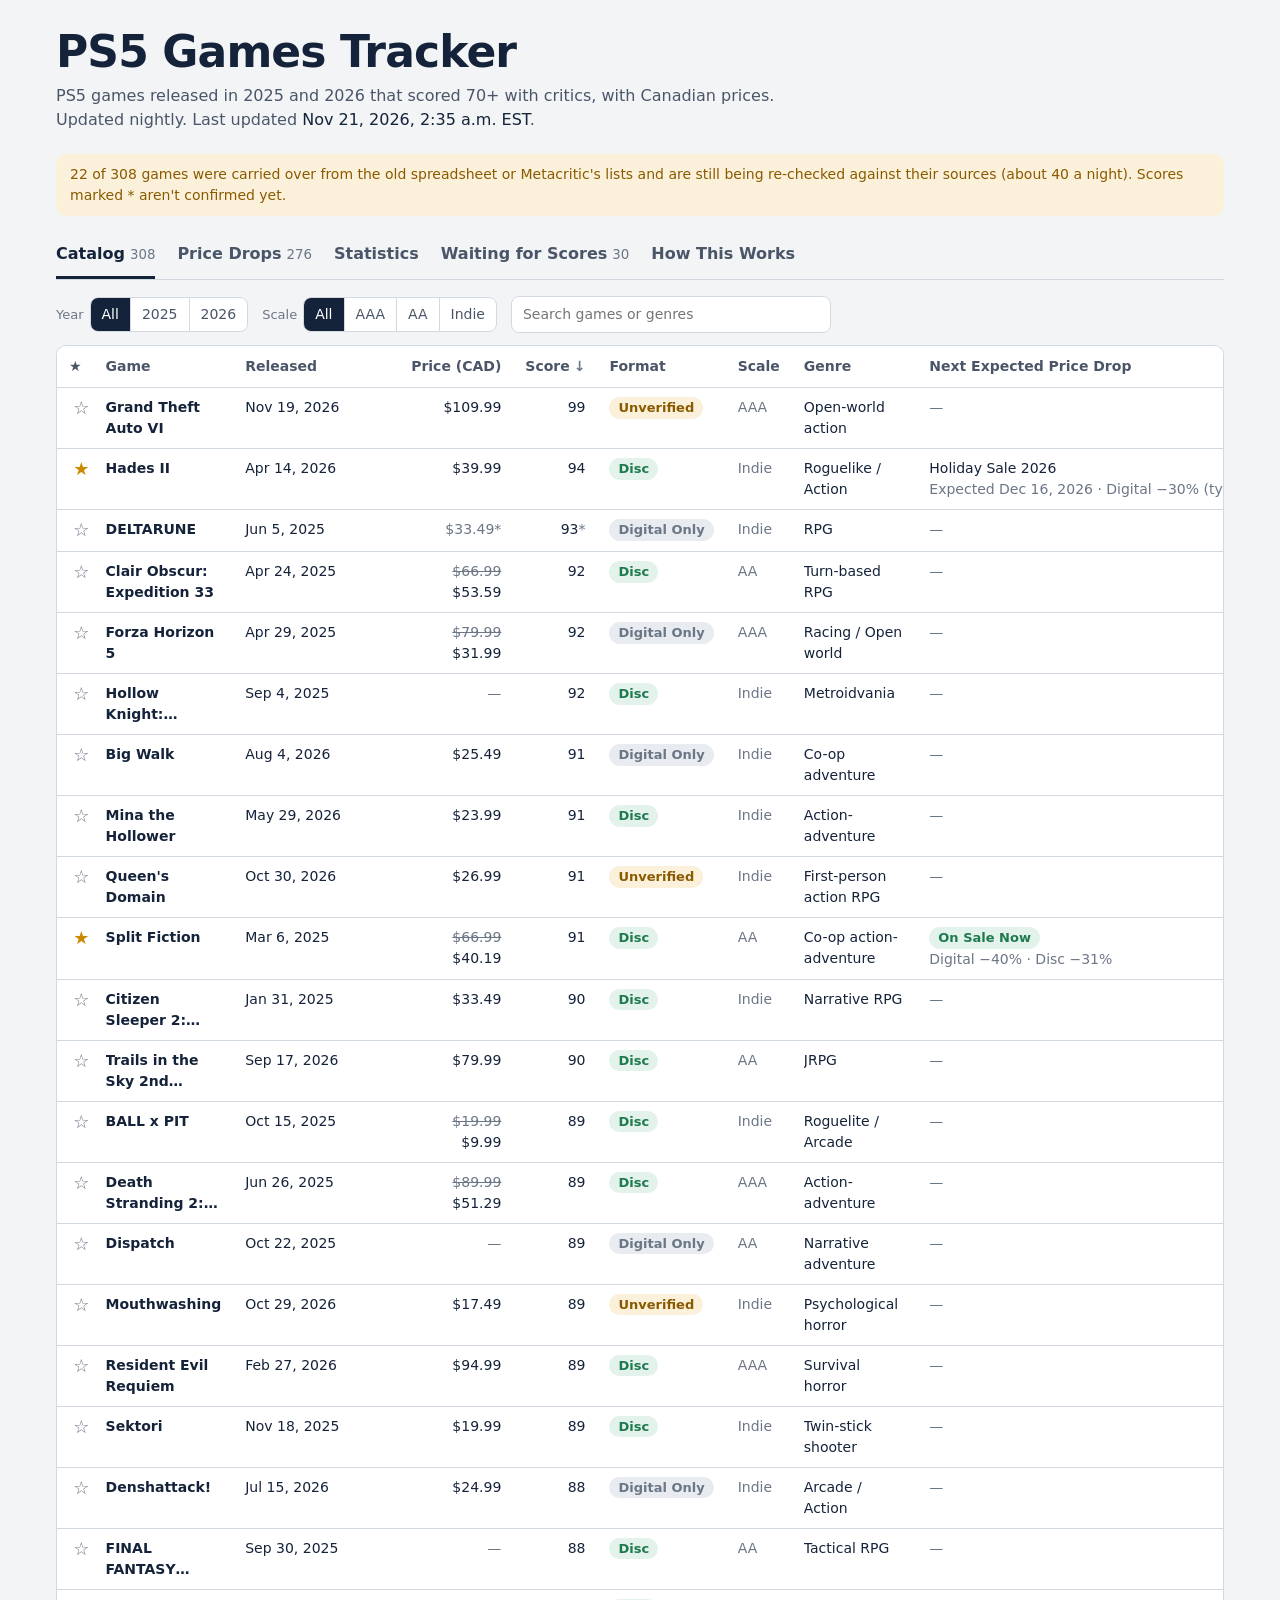
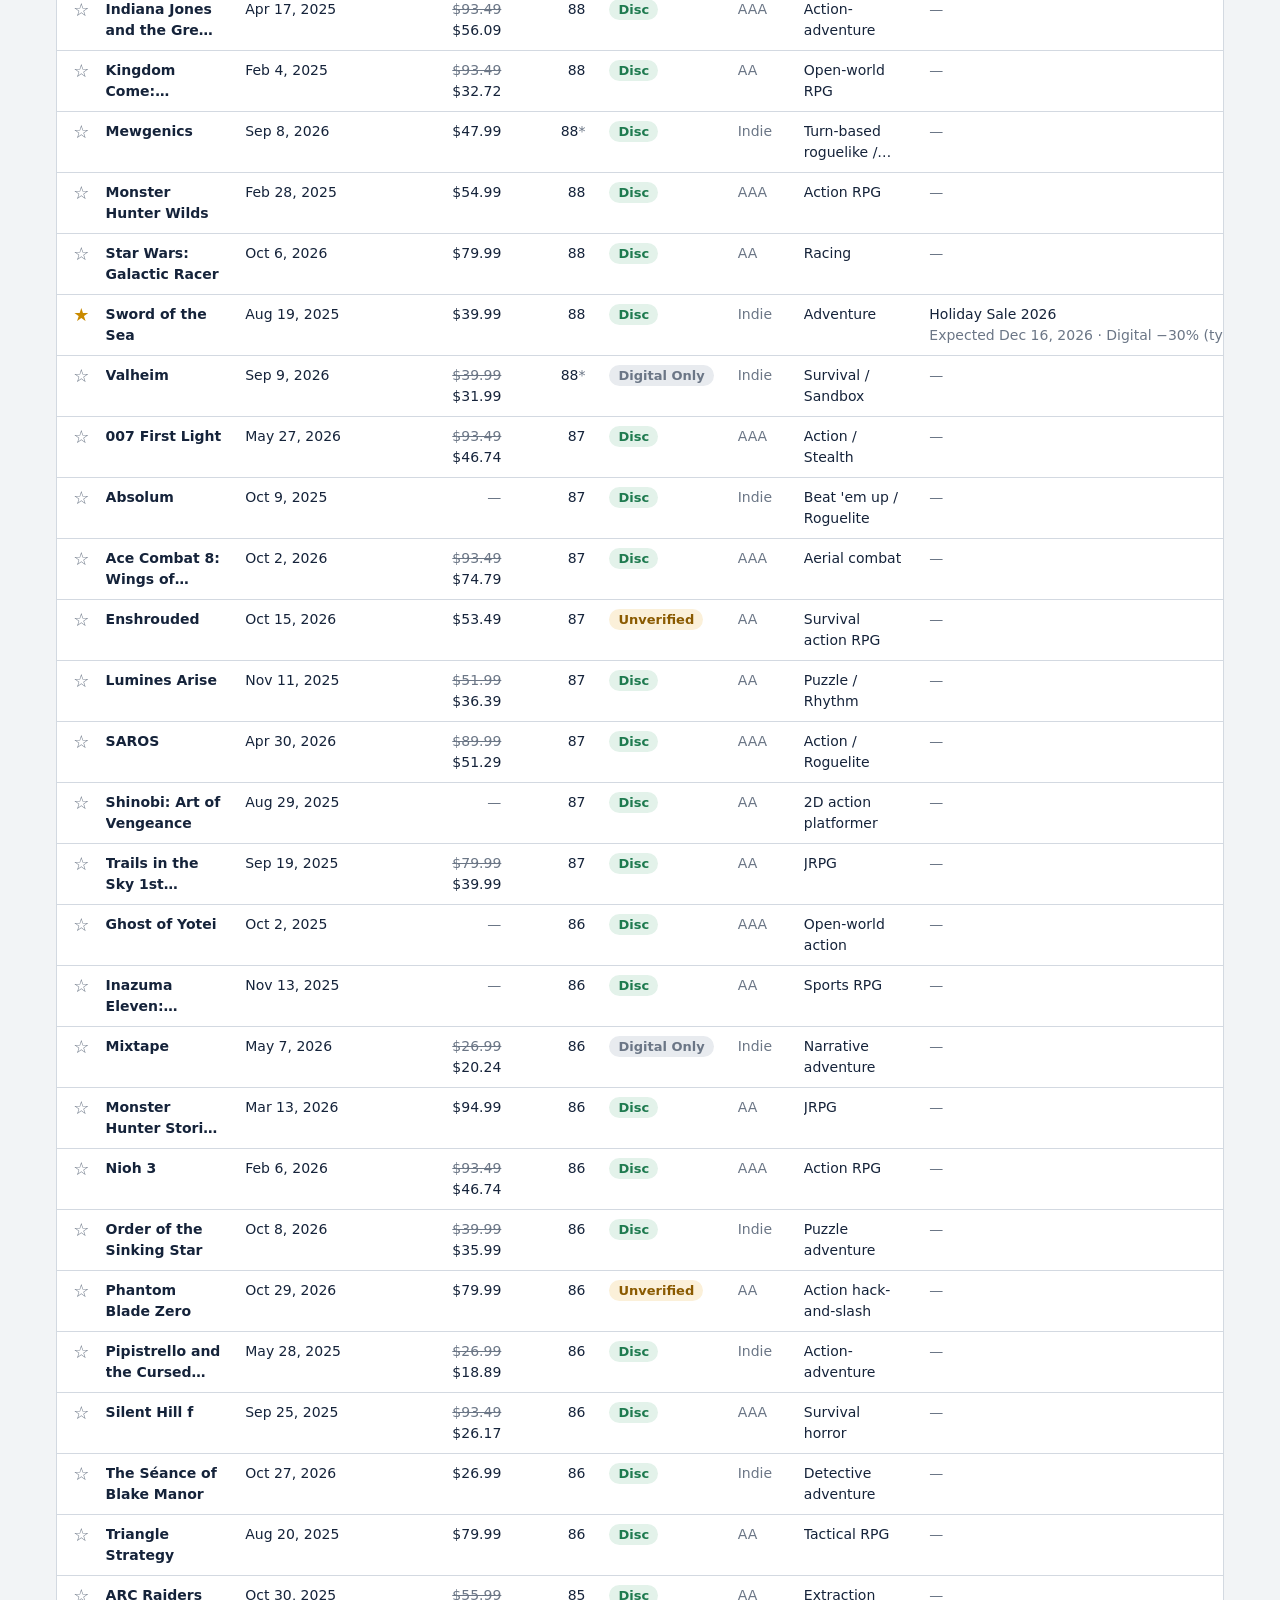
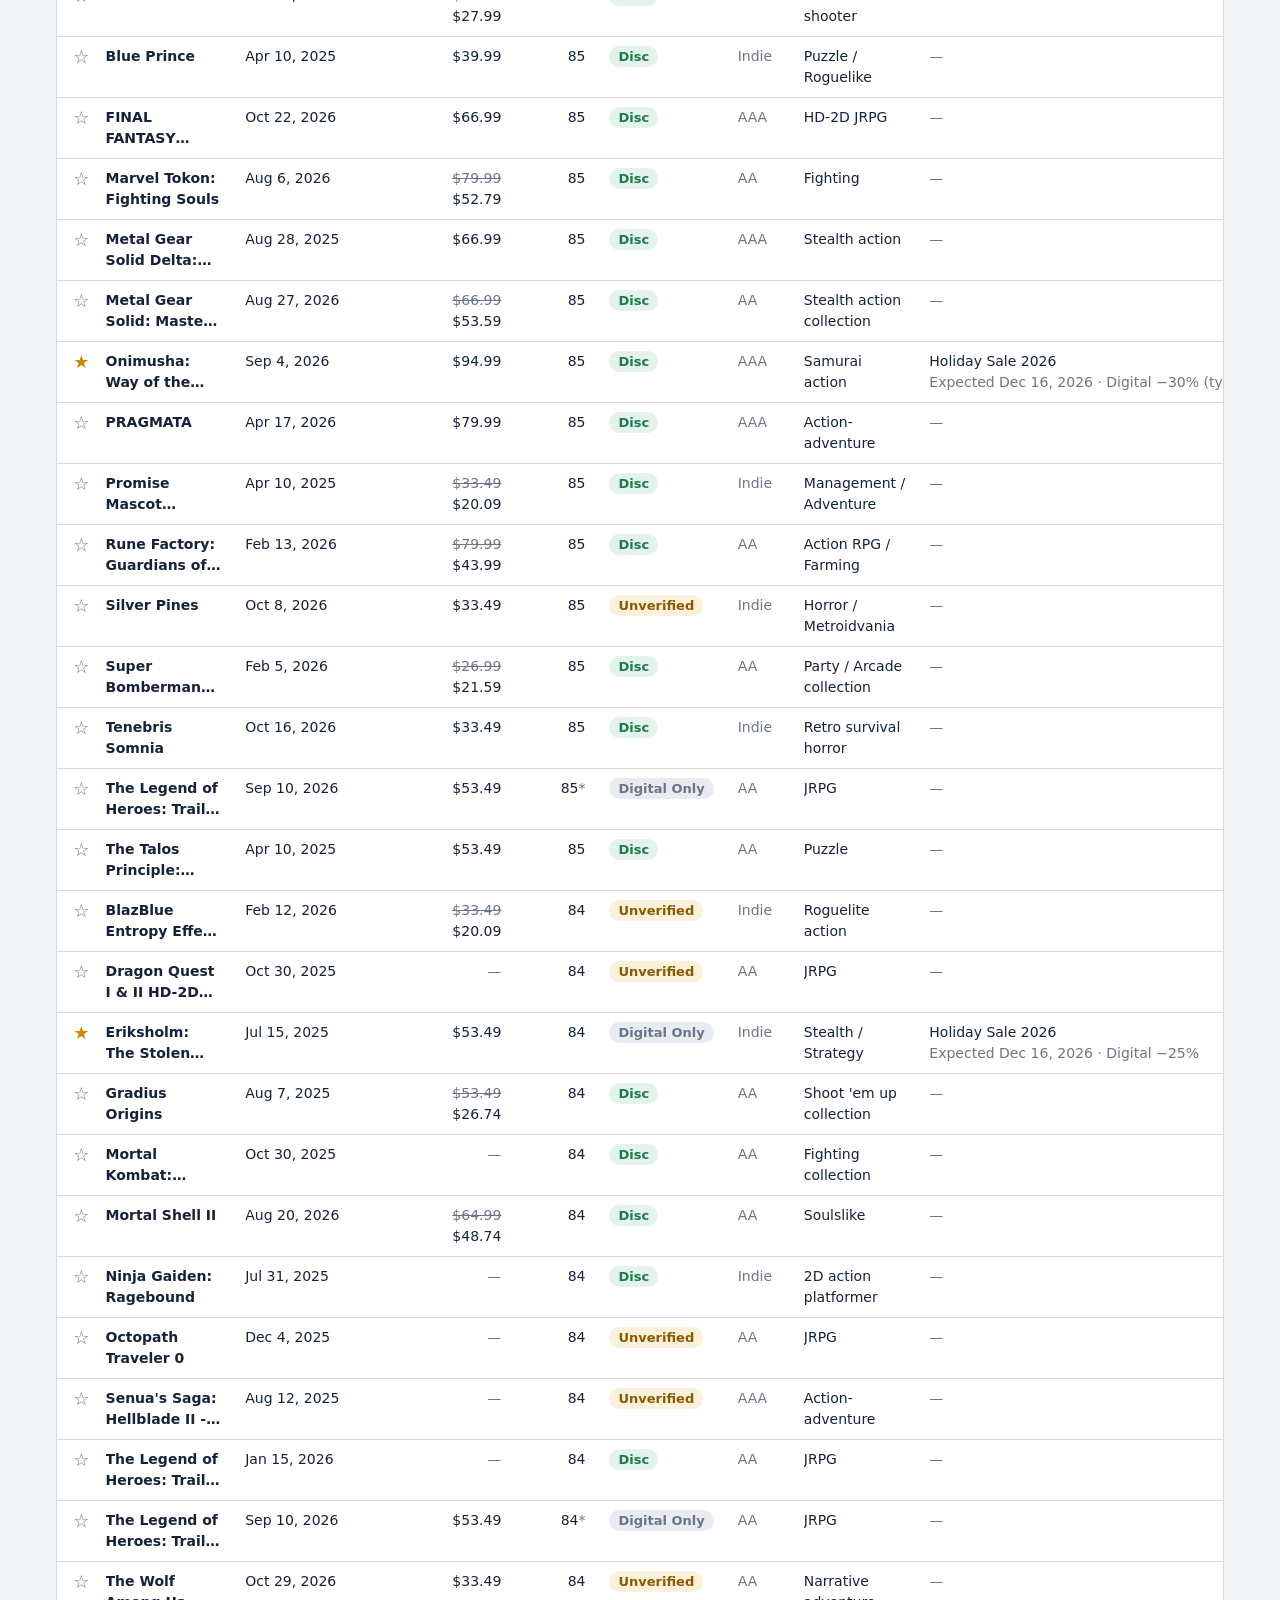
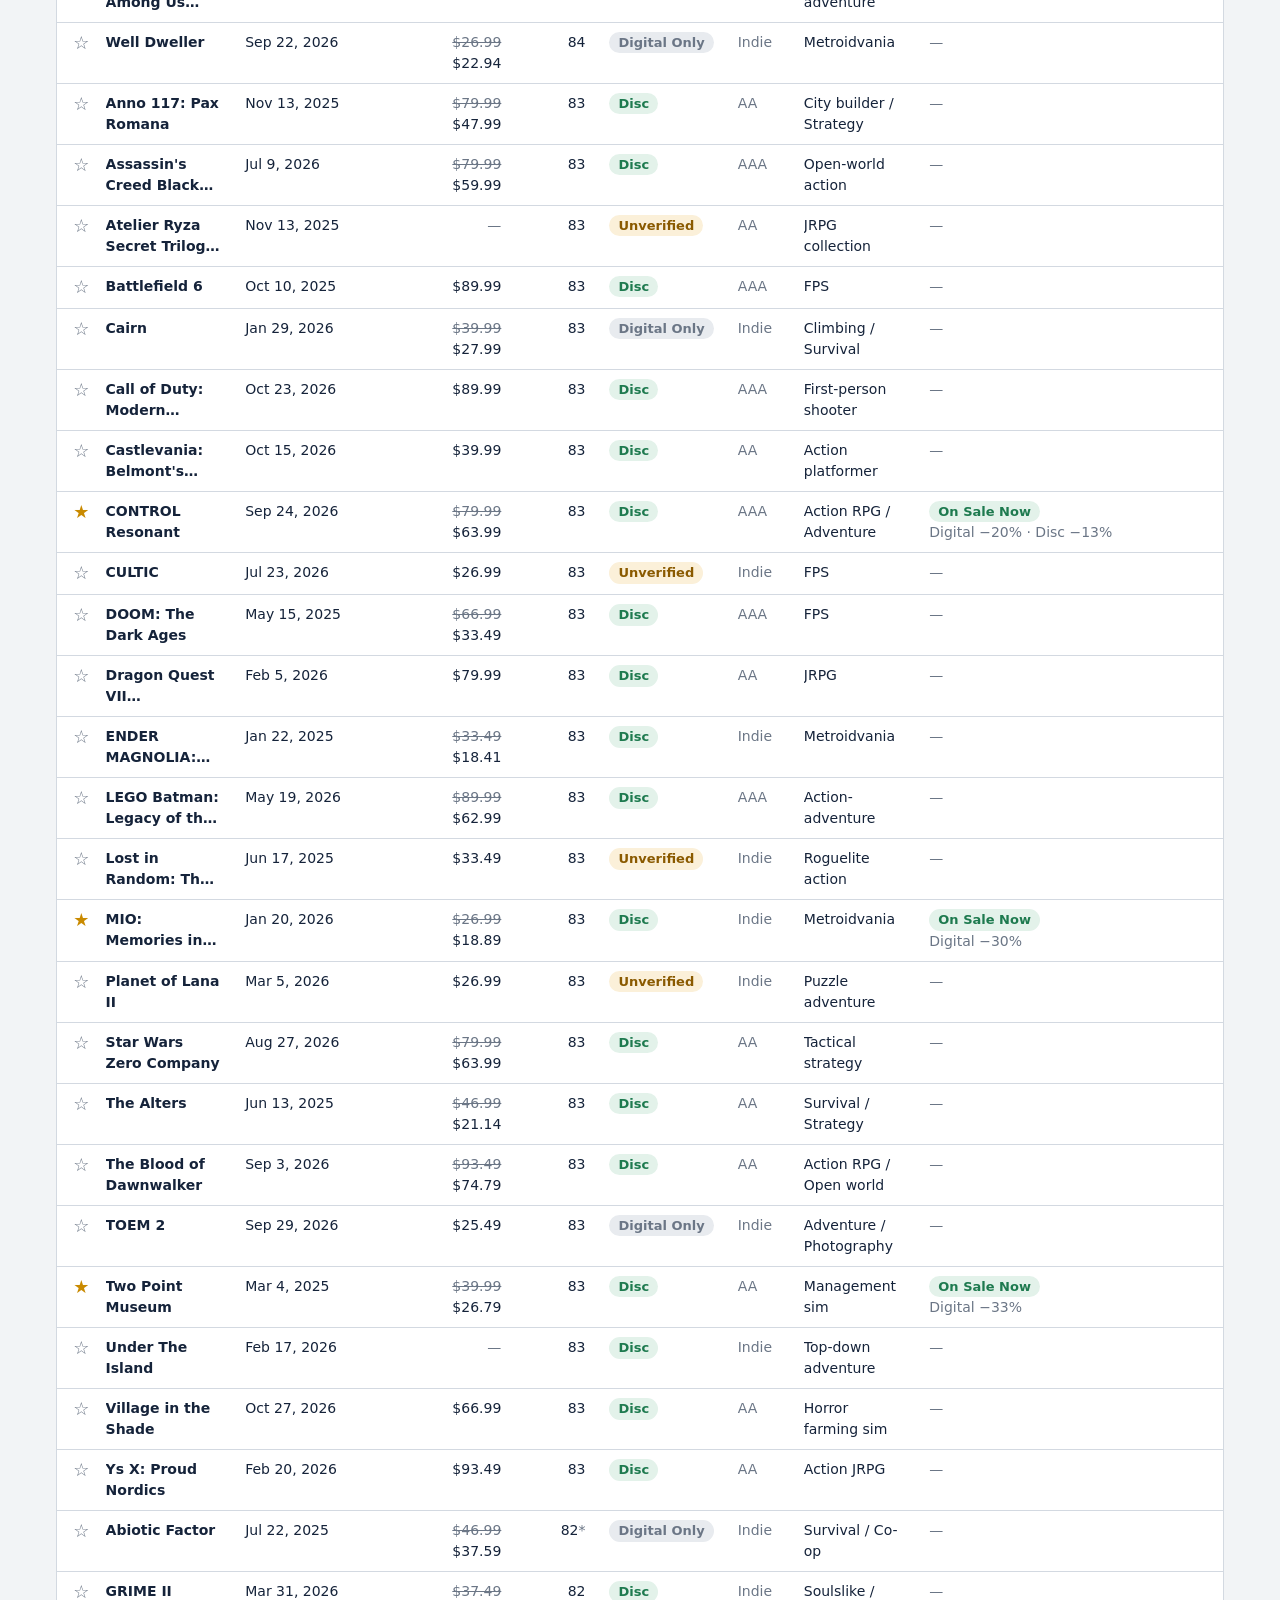
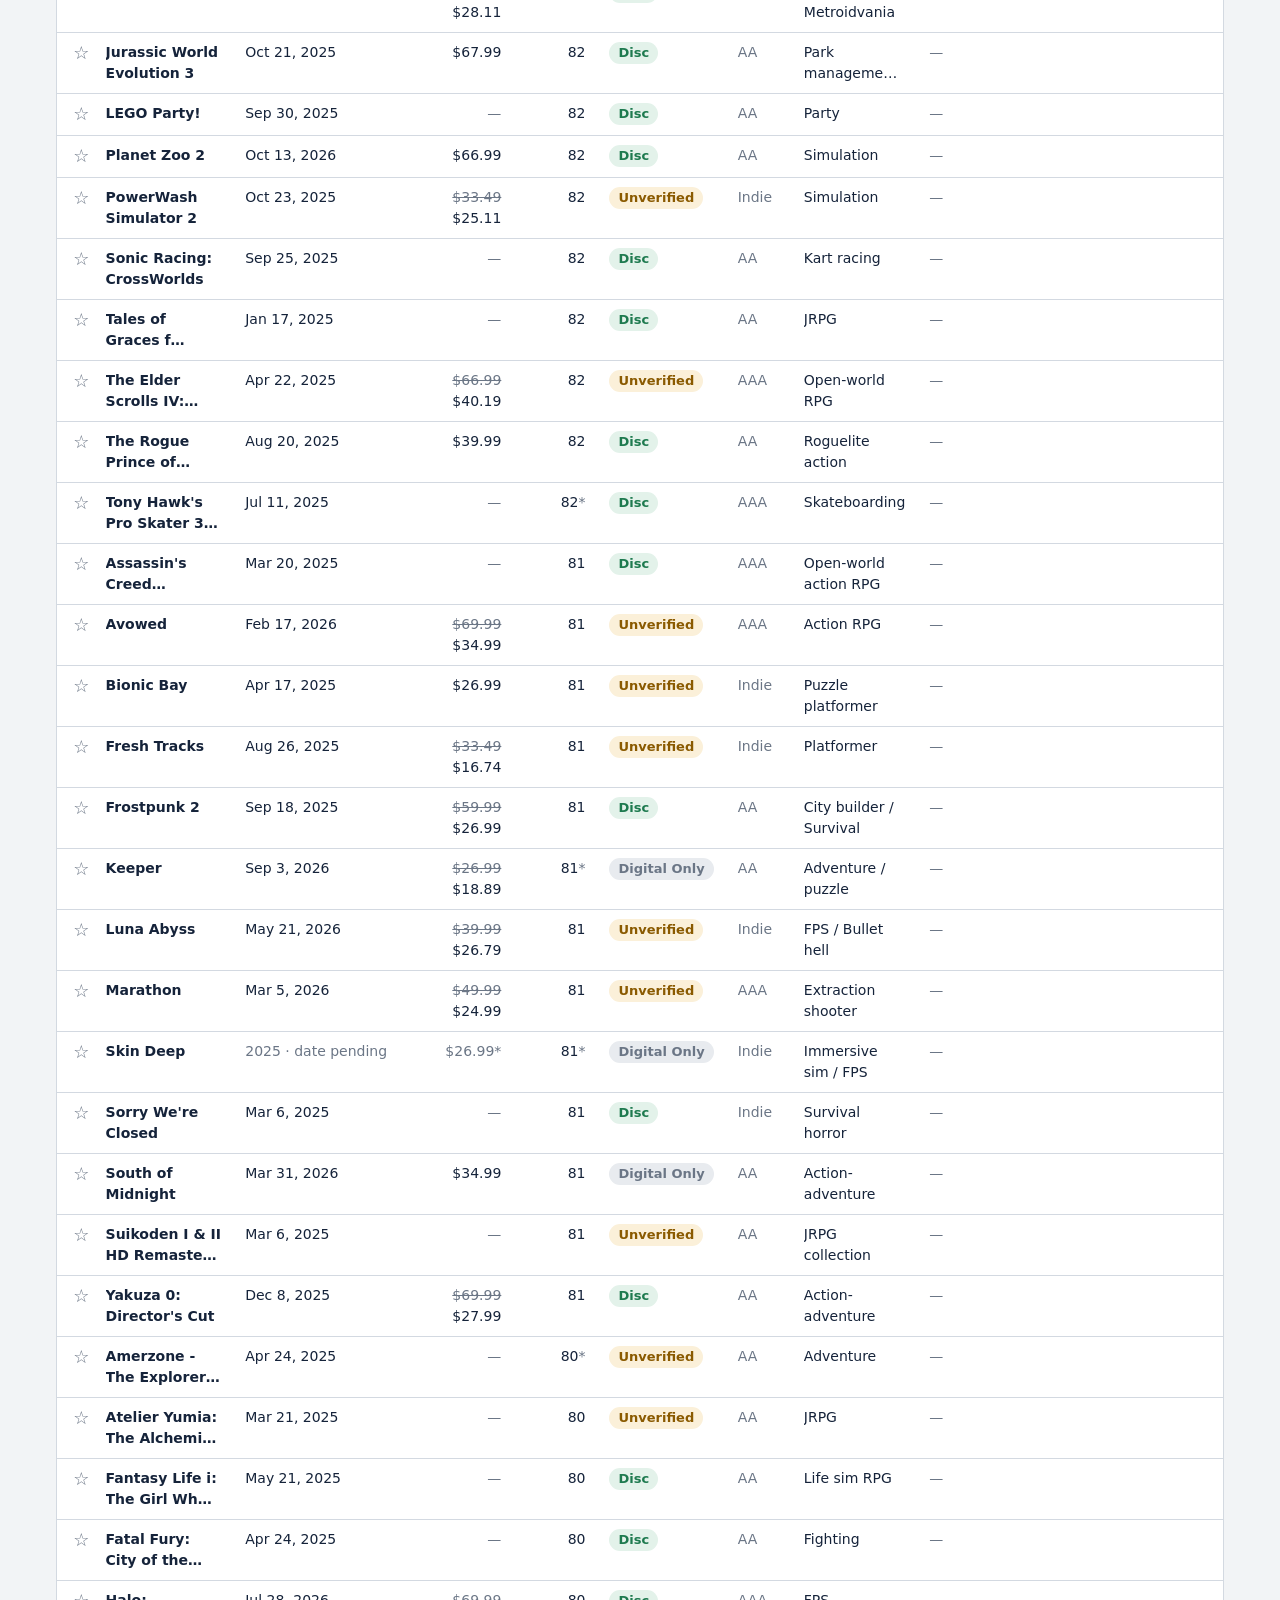
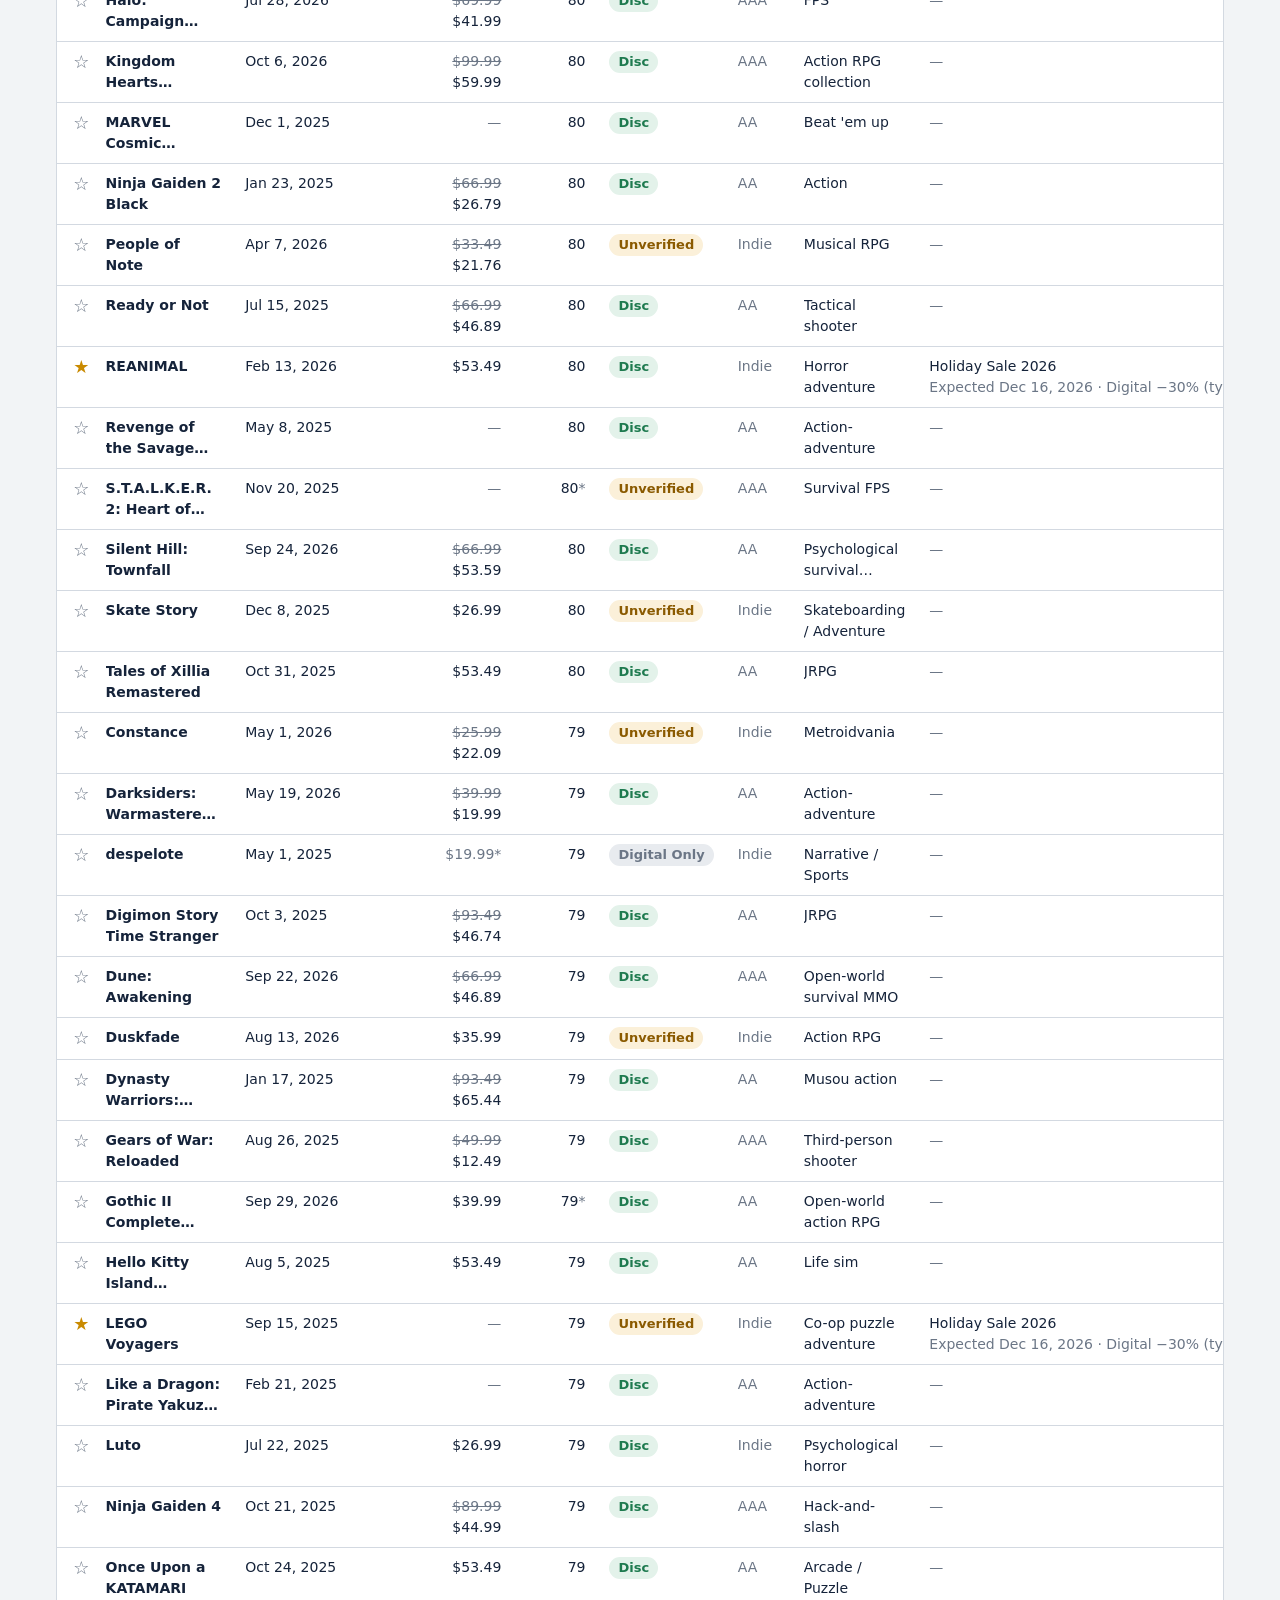
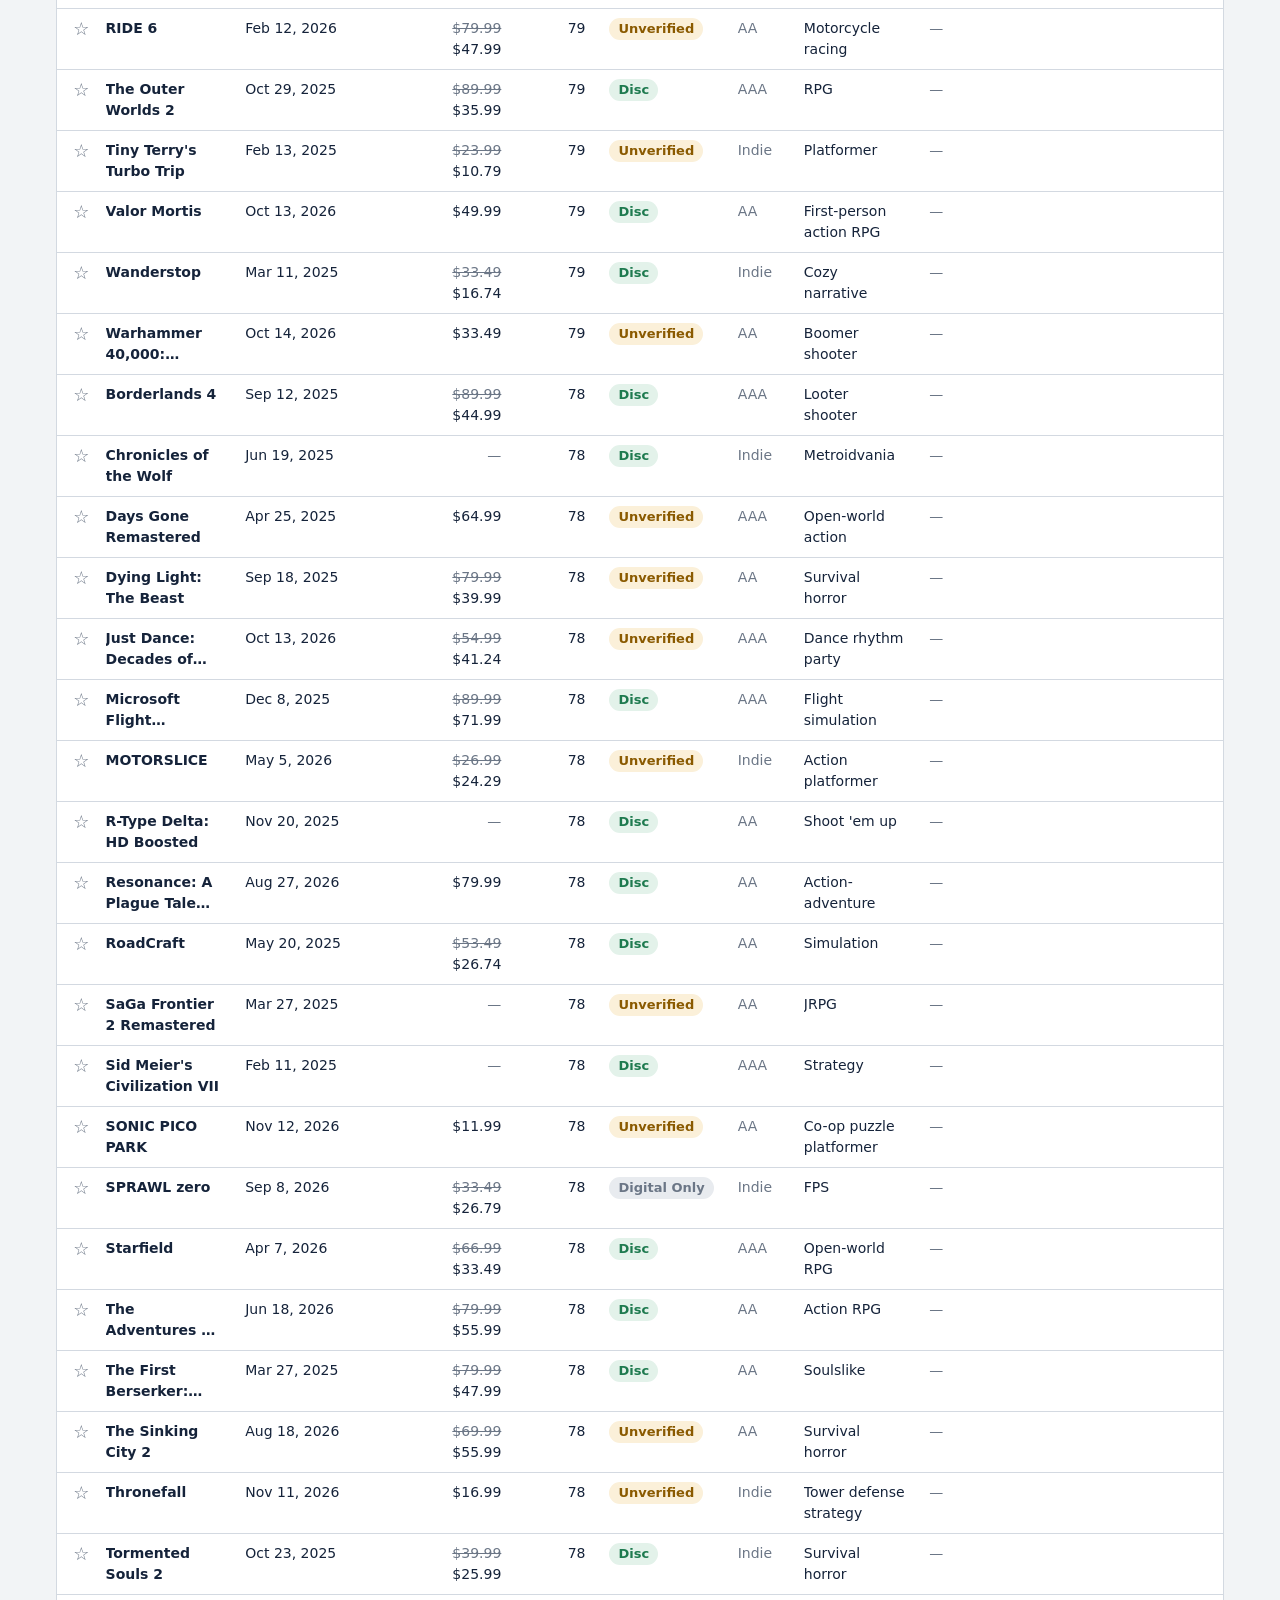
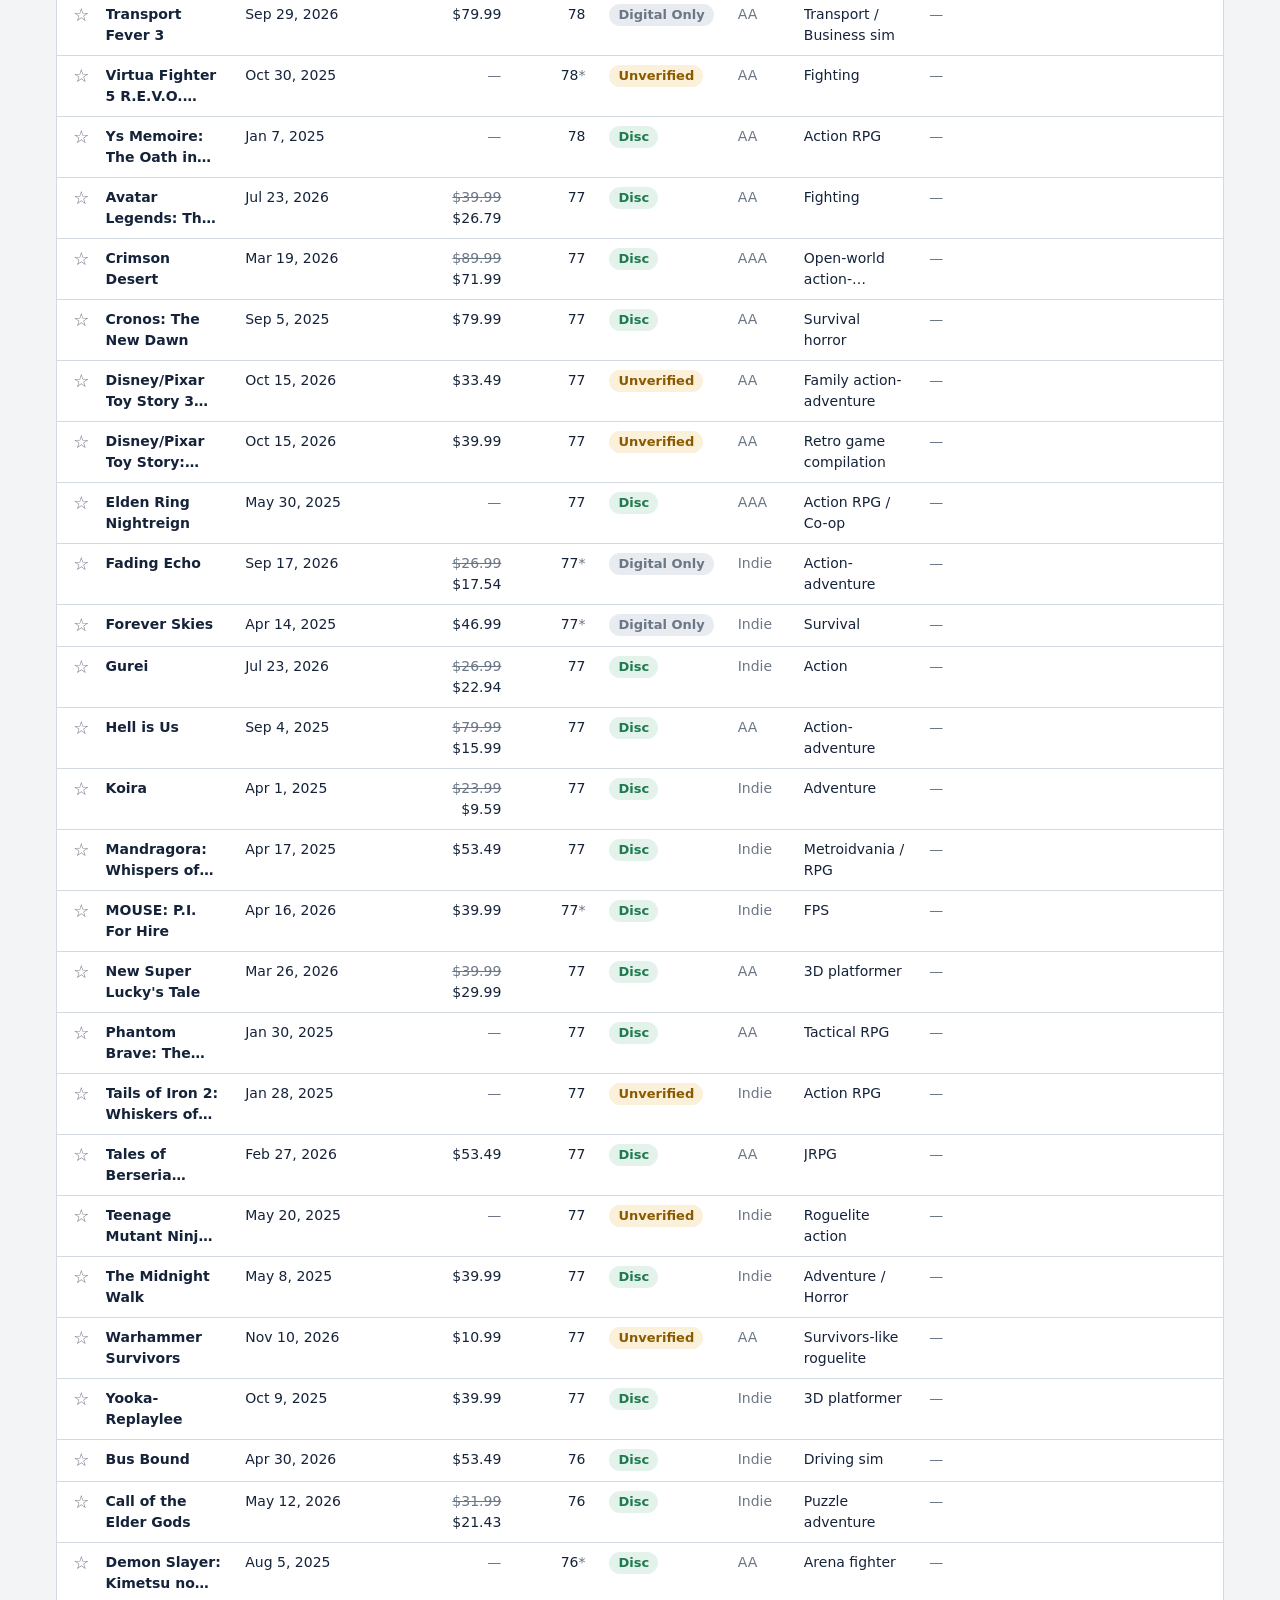
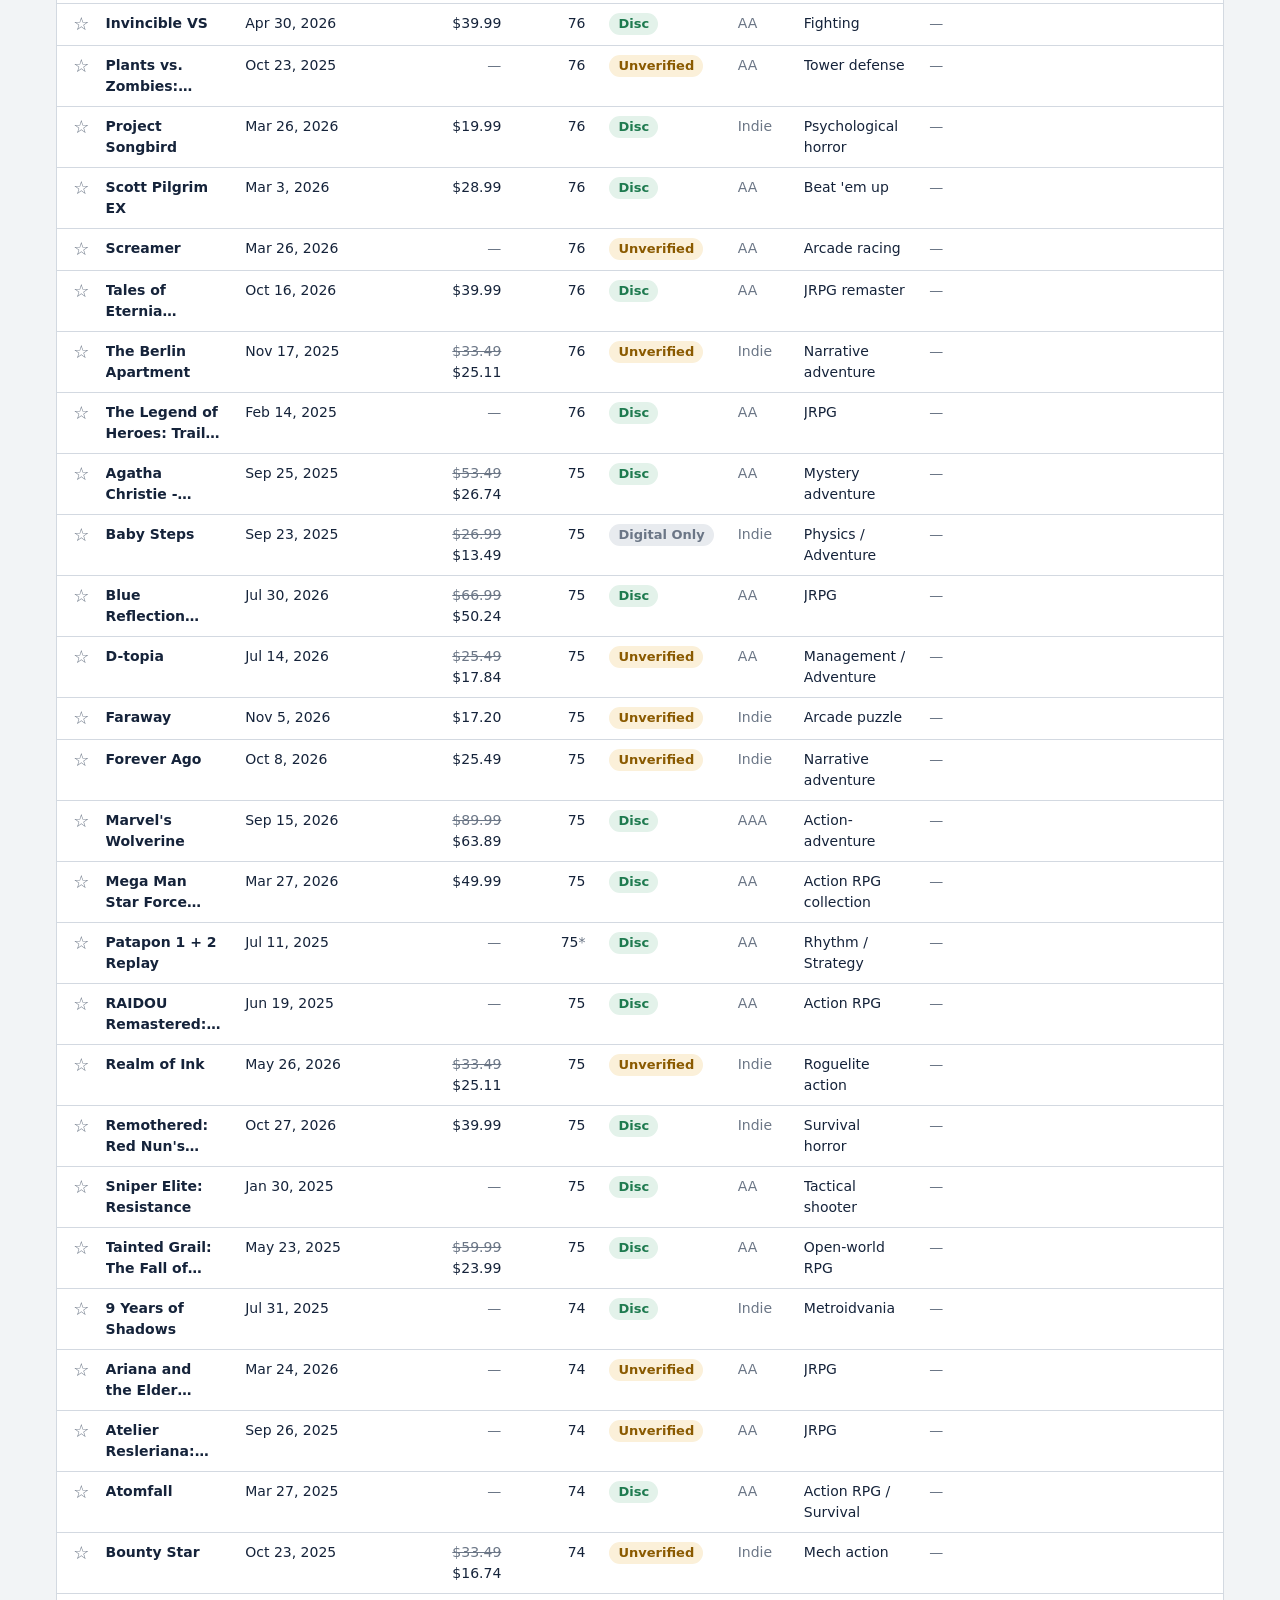
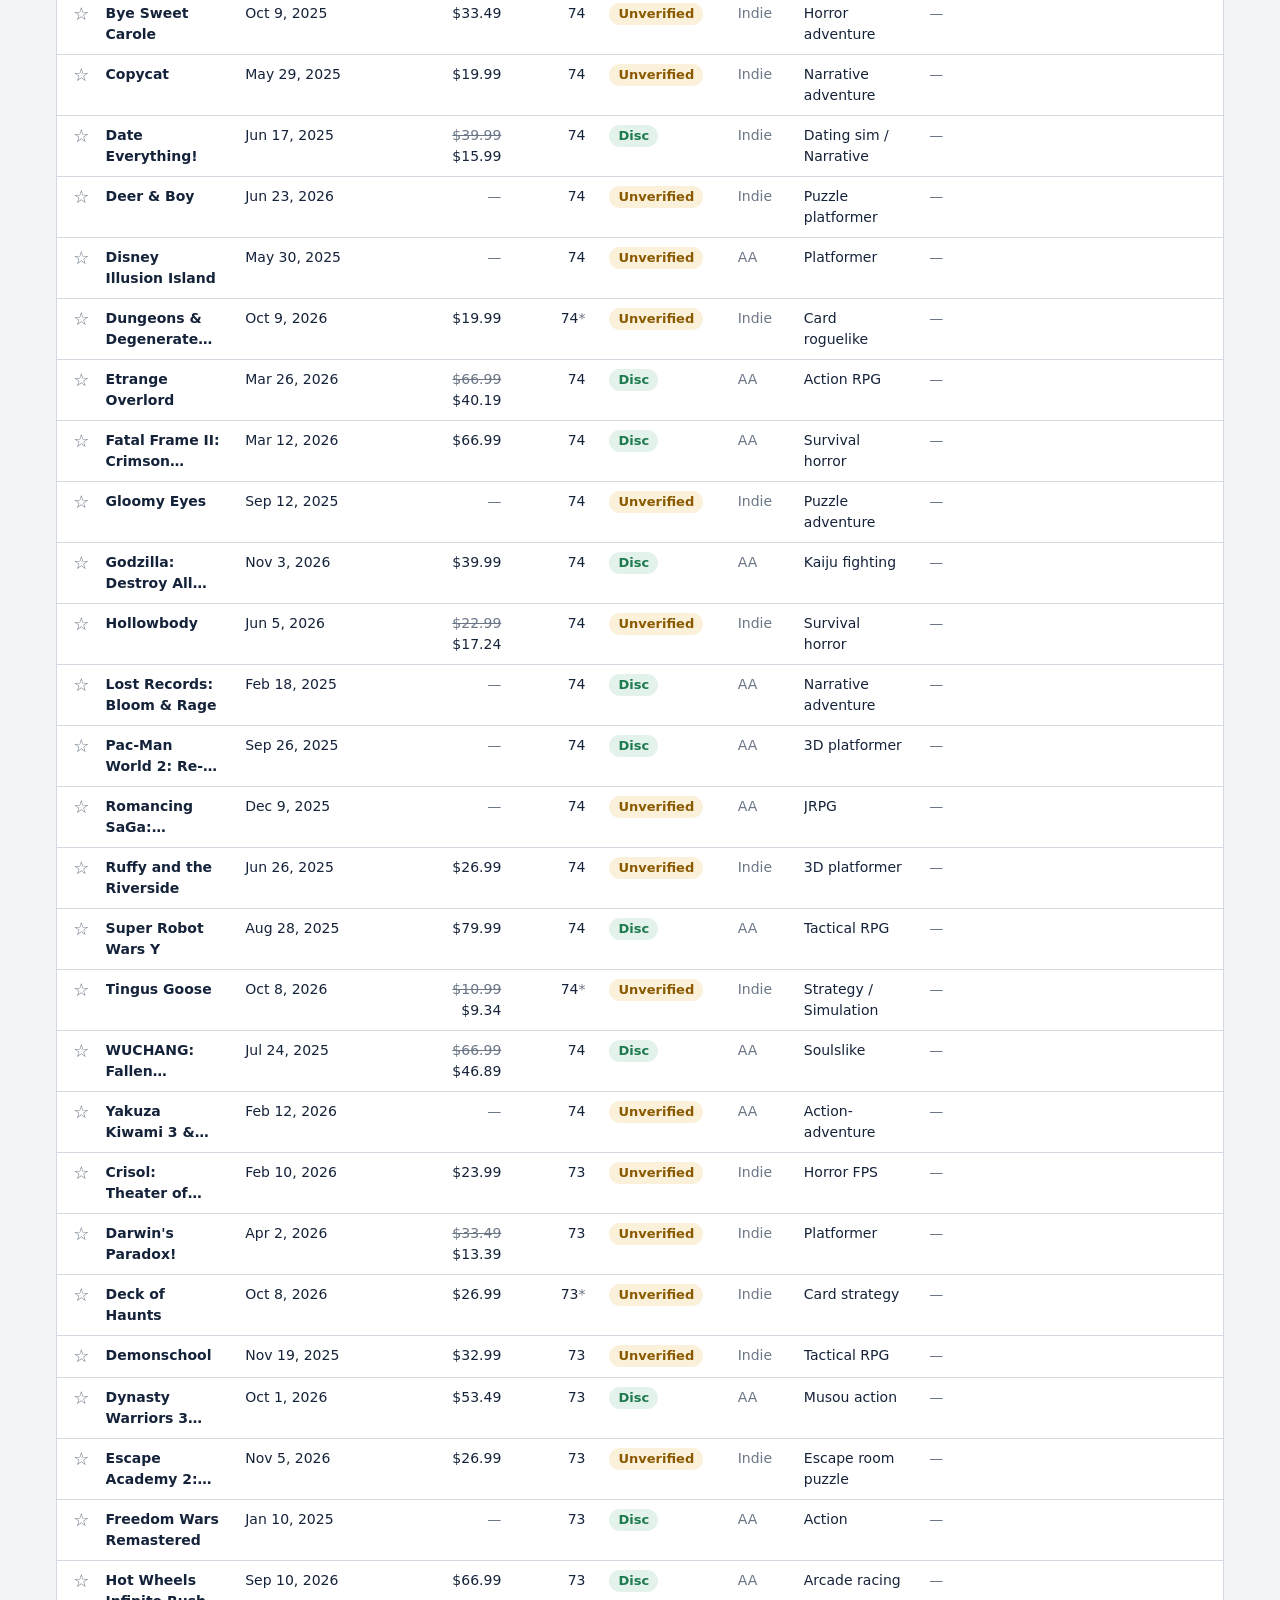
<file: index.html>
<!doctype html>
<html lang="en">
<head>
<meta charset="utf-8">
<meta name="viewport" content="width=device-width, initial-scale=1">
<title>PS5 Games Tracker</title>
<style>
:root{
  --paper:#F2F4F6;--surface:#FFFFFF;--ink:#15233A;--ink-2:#4A5668;--ink-3:#6B7686;--rule:#D3D9E1;
  --tag:#FFD43B;--tag-ink:#2E2500;--ok:#1E7A4F;--ok-bg:#E3F2EA;--warn:#8A5A00;--warn-bg:#FBF0D9;
  --off:#6B7686;--off-bg:#E8EBEF;--focus:#2457C5;--star:#C98A00;
  color-scheme:light dark;
}
@media (prefers-color-scheme:dark){:root{
  --paper:#111925;--surface:#182231;--ink:#E6EBF2;--ink-2:#A5B0C0;--ink-3:#8692A4;--rule:#2A3647;
  --tag:#F5C518;--tag-ink:#231C00;--ok:#6CCB97;--ok-bg:#163327;--warn:#E8B85C;--warn-bg:#33280F;
  --off:#97A2B3;--off-bg:#222D3C;--focus:#7FA6FF;--star:#F5C518;
}}
*{box-sizing:border-box}
html,body{margin:0;background:var(--paper);color:var(--ink)}
body{font-family:system-ui,-apple-system,"Segoe UI",Roboto,Helvetica,Arial,sans-serif;font-size:16px;line-height:1.5;font-variant-numeric:tabular-nums;overflow-x:hidden}
.wrap{max-width:1200px;margin:0 auto;padding:28px 16px 64px}
:focus-visible{outline:2px solid var(--focus);outline-offset:2px;border-radius:4px}
@media (prefers-reduced-motion:reduce){*{transition:none!important;animation:none!important}}

h1{font-weight:700;font-size:clamp(30px,5vw,44px);line-height:1.1;margin:0 0 8px;letter-spacing:-.02em}
.lede{color:var(--ink-2);margin:0 0 22px;max-width:760px}
.lede time{color:var(--ink)}

.tabs{display:flex;gap:22px;border-bottom:1px solid var(--rule);overflow-x:auto;scrollbar-width:none;margin-bottom:16px}
.tabs button{background:none;border:0;font:inherit;color:var(--ink-2);padding:10px 0;border-bottom:3px solid transparent;cursor:pointer;white-space:nowrap;font-weight:600}
.tabs button[aria-selected=true]{color:var(--ink);border-bottom-color:var(--ink)}
.tabs small{color:var(--ink-3);font-weight:500;margin-left:5px}

.filters{display:flex;flex-wrap:wrap;gap:10px 14px;align-items:center;margin-bottom:12px}
.fg{display:inline-flex;align-items:center;gap:6px}
.flabel{font-size:13px;color:var(--ink-3)}
.seg{display:inline-flex;border:1px solid var(--rule);border-radius:8px;overflow:hidden;background:var(--surface)}
.seg button{border:0;background:none;font:inherit;font-size:14px;color:var(--ink-2);padding:6px 11px;cursor:pointer}
.seg button+button{border-left:1px solid var(--rule)}
.seg button[aria-pressed=true]{background:var(--ink);color:var(--surface)}
.search{flex:1 1 220px;min-width:0;max-width:320px;font:inherit;font-size:14px;padding:7px 11px;border-radius:8px;border:1px solid var(--rule);background:var(--surface);color:var(--ink)}

.box{background:var(--surface);border:1px solid var(--rule);border-radius:10px;overflow-x:auto}
table{width:100%;border-collapse:collapse;font-size:14px}
th{text-align:left;font-weight:600;color:var(--ink-2);border-bottom:1px solid var(--rule);white-space:nowrap;padding:10px 12px}
th.s{padding:0}
th button{all:unset;cursor:pointer;display:block;padding:10px 12px}
th button:focus-visible{outline:2px solid var(--focus)}
th .arr{color:var(--ink-3);margin-left:4px}
td{padding:9px 12px;border-bottom:.5px solid var(--rule);vertical-align:top}
td.num,th.num{text-align:right}
td.nw{white-space:nowrap}
th.w,td.w{width:36px;padding-right:0;text-align:center}
tbody tr:hover td{background:color-mix(in srgb,var(--paper) 55%,var(--surface))}
.clamp{display:-webkit-box;-webkit-line-clamp:2;-webkit-box-orient:vertical;overflow:hidden;max-width:320px}
.title{font-weight:600}
.muted{color:var(--ink-3)}
.strike{text-decoration:line-through;color:var(--ink-3)}

.star{all:unset;cursor:pointer;font-size:18px;line-height:1;color:var(--ink-3);padding:2px 4px;border-radius:4px}
.star[aria-pressed=true]{color:var(--star)}
.star:hover{color:var(--star)}
.star:focus-visible{outline:2px solid var(--focus)}

.chip{display:inline-block;border-radius:999px;font-size:13px;font-weight:600;padding:1px 9px;white-space:nowrap;line-height:1.5}
.chip.ok{color:var(--ok);background:var(--ok-bg)}
.chip.warn{color:var(--warn);background:var(--warn-bg)}
.chip.off{color:var(--off);background:var(--off-bg)}
.chip.out{border:1px solid var(--rule);color:var(--ink-2);padding:0 8px}
.chip.new{background:var(--tag);color:var(--tag-ink)}
.chips{display:inline-flex;gap:5px;margin-left:6px;vertical-align:1px}

.hint{font-size:13px;color:var(--ink-3);margin:10px 2px 0}
.toast{font-size:14px;background:var(--surface);border:1px solid var(--rule);border-left:3px solid var(--star);border-radius:8px;padding:10px 14px;margin:0 0 12px}
.empty{padding:40px 20px;text-align:center;color:var(--ink-2)}
.empty b{display:block;color:var(--ink);margin-bottom:4px}
.about{background:var(--surface);border:1px solid var(--rule);border-radius:10px;padding:6px 22px 18px;max-width:820px}
.about h3{font-size:16px;margin:18px 0 4px}
.about p{margin:0;color:var(--ink-2)}
.banner{background:var(--warn-bg);color:var(--warn);border-radius:10px;padding:10px 14px;font-size:14px;margin-bottom:16px}
[hidden]{display:none!important}
:root{--bar:#2457C5;--bar-soft:#DCE5F7}
@media (prefers-color-scheme:dark){:root{--bar:#7FA6FF;--bar-soft:#22324D}}
h2{font-size:18px;margin:28px 0 4px;letter-spacing:-.01em}
h2:first-of-type{margin-top:4px}
.sub{color:var(--ink-2);font-size:14px;margin:0 0 12px;max-width:820px}
.kpis{display:grid;grid-template-columns:repeat(auto-fit,minmax(190px,1fr));gap:12px}
.kpi{background:var(--surface);border:1px solid var(--rule);border-radius:10px;padding:14px 16px}
.kpi b{display:block;font-size:30px;line-height:1.1;font-weight:700;letter-spacing:-.02em}
.kpi span{font-size:13px;color:var(--ink-2)}
.panel{background:var(--surface);border:1px solid var(--rule);border-radius:10px;padding:16px 18px}
.bars{display:grid;grid-template-columns:max-content 1fr max-content;gap:10px 12px;align-items:center;font-size:14px}
.bars .lbl{color:var(--ink-2)}
.bars .track{height:22px;position:relative}
.bars .fill{position:absolute;left:0;top:0;bottom:0;background:var(--bar);border-radius:0 4px 4px 0;min-width:2px}
.bars .val{font-weight:600;white-space:nowrap}
.bars .val small{font-weight:400;color:var(--ink-3);margin-left:6px}
.cal{display:grid;grid-template-columns:repeat(12,minmax(0,1fr));gap:4px}
.cal div{background:var(--paper);border-radius:6px;padding:8px 4px 6px;text-align:center;font-size:12px;color:var(--ink-3);min-height:62px}
.cal div.on{background:var(--bar-soft);color:var(--ink)}
.cal div.sp{background:var(--tag);color:var(--tag-ink)}
.cal div b{display:block;font-size:13px;margin-bottom:2px}
.cal div i{font-style:normal;display:block;font-size:11px;line-height:1.25}
@media (max-width:640px){.cal{grid-template-columns:repeat(6,minmax(0,1fr))}}
.legend{display:flex;gap:14px;flex-wrap:wrap;font-size:13px;color:var(--ink-2);margin-top:10px}
.legend span::before{content:"";display:inline-block;width:12px;height:12px;border-radius:3px;margin-right:6px;vertical-align:-2px;background:var(--paper)}
.legend .on::before{background:var(--bar-soft)}
.legend .sp::before{background:var(--tag)}
.pctcell{white-space:nowrap}
.est{color:var(--ink-3)}
.chip.sp{background:var(--tag);color:var(--tag-ink)}
:root{--bar2:#B8860B}
@media (prefers-color-scheme:dark){:root{--bar:#5E88E8;--bar2:#B88A2E}}
.bars2{display:grid;grid-template-columns:max-content max-content 1fr max-content;gap:6px 12px;align-items:center;font-size:14px}
.bars2 .lbl{color:var(--ink);font-weight:600;align-self:center}
.bars2 .ser{color:var(--ink-3);font-size:13px}
.bars2 .track{height:18px;position:relative}
.bars2 .fill{position:absolute;left:0;top:0;bottom:0;background:var(--bar);border-radius:0 4px 4px 0;min-width:2px}
.bars2 .fill.disc{background:var(--bar2)}
.bars2 .val{font-weight:600;white-space:nowrap;min-width:110px}
.bars2 .val small{font-weight:400;color:var(--ink-3);margin-left:6px}
.legend .dg::before{background:var(--bar)}
.legend .dc::before{background:var(--bar2)}
.kpi em{display:block;font-style:normal;font-size:13px;color:var(--ink);margin-top:8px;padding-top:8px;border-top:1px solid var(--rule)}
.star.pending{opacity:.55}
code{font-size:13px;background:var(--paper);padding:1px 5px;border-radius:4px}
</style>
</head>
<body>
<div class="wrap">
  <header>
    <h1>PS5 Games Tracker</h1>
    <p class="lede">PS5 games released in 2025 and 2026 that scored 70+ with critics, with Canadian prices. Updated nightly. Last updated <time id="updated">…</time>.</p>
  </header>
  <div class="banner" id="banner" hidden></div>
  <nav class="tabs" role="tablist" id="tabs"></nav>
  <main id="panel"><p class="hint">Loading…</p></main>
</div>
<script>
(async function(){
const $ = s => document.querySelector(s);
const esc = v => String(v ?? "").replace(/[&<>"']/g, c => ({"&":"&amp;","<":"&lt;",">":"&gt;",'"':"&quot;","'":"&#39;"}[c]));
const safeUrl = u => /^https?:\/\//i.test(u || "") ? u : null;
const dash = '<span class="muted">—</span>';
const money = n => n == null ? null : "$" + Number(n).toFixed(2);
const day = d => new Date(d + "T12:00:00");
const fmt = d => d ? day(d).toLocaleDateString("en-CA", {month:"short", day:"numeric", year:"numeric"}) : null;
const r = n => Math.round(n);

// ---------- load data (fetch from /data, or embedded data for offline previews)
async function load(name, fallback){
  if (window.EMBEDDED_DATA && name in window.EMBEDDED_DATA) return window.EMBEDDED_DATA[name];
  try { const res = await fetch(`data/${name}.json`, {cache:"no-cache"}); if (!res.ok) throw 0; return await res.json(); }
  catch { return fallback; }
}
const [GAMES, STATS, SALES, WISH, EVENTS, META] = await Promise.all([
  load("games", []), load("stats", {summary:{}, games:{}, events:[], calendar:[], buckets:[]}), load("sales", {open:[], closed:[]}),
  load("wishlist", {game_ids:[]}), load("events", []), load("meta", {})]);
const now = new Date();
const daysSince = d => Math.floor((now - day(d)) / 864e5);

const upd = META.last_updated_at || META.last_run_at;
$("#updated").textContent = upd ? new Date(upd).toLocaleString("en-CA", {year:"numeric", month:"short", day:"numeric", hour:"numeric", minute:"2-digit", timeZone:"America/Toronto", timeZoneName:"short"}) : "not yet";

const score = g => (g.metacritic && g.metacritic.score != null) ? g.metacritic.score : (g.alt_score ? g.alt_score.score : null);
const scoreSrc = g => (g.metacritic && g.metacritic.score != null) ? "Metacritic PS5" : (g.alt_score ? g.alt_score.source : "");
const listed = GAMES.filter(g => g.status === "listed");
const pending = GAMES.filter(g => g.status === "pending_score");
const byId = Object.fromEntries(GAMES.map(g => [g.id, g]));
const wish = new Set(WISH.game_ids || []);
const pendingWish = new Map();      // id -> "add"|"remove" requested from this browser session
const isNew = g => g.listed_on && g.listed_on !== META.baseline_date && daysSince(g.listed_on) <= 7;
const unverifiedN = listed.filter(g => !g.verified).length;
if (unverifiedN) { const b = $("#banner"); b.hidden = false;
  b.textContent = `${unverifiedN} of ${listed.length} games were carried over from the old spreadsheet or Metacritic's lists and are still being re-checked against their sources (about 40 a night). Scores marked * aren't confirmed yet.`; }

// ---------- shared bits
const S = STATS.summary || {};
const BUCKETS = STATS.buckets && STATS.buckets.length ? STATS.buckets : ["0–3 Months","3–6 Months","6–12 Months","12+ Months"];
const EVN = Object.fromEntries((STATS.events || []).map(e => [e.id, e]));
const evName = id => id ? (EVN[id] ? EVN[id].name : id) : "Store price";
const shortEv = id => evName(id).replace(/ 20\d\d$/, "");

function nextDrop(g){
  const n = (STATS.games[g.id] || {}).next_expected;
  if (!n) return dash;
  if (n.on_sale) return `<span class="chip ok">On Sale Now</span><br><span class="muted">${Object.entries(n.on_sale).map(([f, s]) => `${f === "disc" ? "Disc" : "Digital"} −${s.pct}%`).join(" · ")}</span>`;
  const parts = Object.entries(n.pct || {}).filter(([, v]) => v != null).map(([f, v]) => `${f === "disc" ? "Disc" : "Digital"} −${v}%`);
  const typical = Object.values(n.basis || {}).includes("typical") ? " (typical)" : "";
  return `${esc(n.event)}<br><span class="muted">${n.expected ? "Expected " : ""}${fmt(n.start)}${parts.length ? " · " + parts.join(" · ") + typical : ""}</span>`;
}
function starBtn(g){
  const on = pendingWish.has(g.id) ? pendingWish.get(g.id) === "add" : wish.has(g.id);
  const pend = pendingWish.has(g.id) ? " pending" : "";
  return `<button class="star${pend}" data-wish="${g.id}" aria-pressed="${on}" aria-label="${on ? "Remove from" : "Add to"} wishlist: ${esc(g.title)}" title="${pend ? "Waiting for GitHub" : on ? "On your wishlist" : "Add to wishlist"}">${on ? "★" : "☆"}</button>`;
}
const discChip = p => `<span class="chip ${p === "Yes" ? "ok" : p === "No" ? "off" : "warn"}">${p === "Yes" ? "Disc" : p === "No" ? "Digital Only" : "Unverified"}</span>`;
const state = {tab:"catalog", sort:{key:"score", dir:-1}, f:{year:"All", scale:"All", q:"", fmt:"All"}, wishOnly:false, statFmt:"digital", toast:null};
const curVal = k => k === "wishOnly" ? state.wishOnly : k === "statfmt" ? state.statFmt : state.f[k];
const seg = (key, opts, label, labels) => `<span class="fg">${label ? `<span class="flabel">${label}</span>` : ""}<span class="seg" role="group" aria-label="${label || key}">${opts.map((o, i) => `<button data-f="${key}" data-v="${o}" aria-pressed="${String(curVal(key)) === String(o)}">${labels ? labels[i] : o}</button>`).join("")}</span></span>`;
const toast = () => state.toast ? `<div class="toast" role="status">${state.toast}</div>` : "";
const KEYS = {title:g => g.title.toLowerCase(), date:g => g.release_date || g.ps5_year + "-99", score:g => score(g) ?? -1,
  price:g => g.ps_store && g.ps_store.current != null ? g.ps_store.current : 1e9, disc:g => g.physical, scale:g => g.scale || "", genre:g => (g.genre || "").toLowerCase(), wish:g => wish.has(g.id) ? 1 : 0};
function sorted(rows){ const f = KEYS[state.sort.key], d = state.sort.dir; return rows.slice().sort((a, z) => { const x = f(a), y = f(z); return (x < y ? -1 : x > y ? 1 : 0) * d || a.title.localeCompare(z.title); }); }
function head(cols){ return `<thead><tr>${cols.map(c => { if (!c.k) return `<th class="${c.cls || ""}">${c.l}</th>`; const on = state.sort.key === c.k, dir = on ? (state.sort.dir > 0 ? "ascending" : "descending") : "none";
  return `<th class="s ${c.cls || ""}" aria-sort="${dir}"><button data-sort="${c.k}">${c.l}${on ? `<span class="arr">${state.sort.dir > 0 ? "↑" : "↓"}</span>` : ""}</button></th>`; }).join("")}</tr></thead>`; }
const relDate = g => g.release_date ? fmt(g.release_date) : `<span class="muted">${g.ps5_year} · date pending</span>`;

// ---------- Catalog
function catalog(){
  const f = state.f, q = f.q.trim().toLowerCase();
  const rows = sorted(listed.filter(g => (f.year === "All" || String(g.ps5_year) === f.year) && (f.scale === "All" || g.scale === f.scale) && (!q || (g.title + " " + (g.genre || "")).toLowerCase().includes(q))));
  const cols = [{k:"wish", l:"★", cls:"w"}, {k:"title", l:"Game"}, {k:"date", l:"Released"}, {k:"price", l:"Price (CAD)", cls:"num"}, {k:"score", l:"Score", cls:"num"},
    {k:"disc", l:"Format"}, {k:"scale", l:"Scale"}, {k:"genre", l:"Genre"}, {l:"Next Expected Price Drop"}];
  const body = rows.map(g => { const p = g.ps_store || {}; const s = score(g);
    return `<tr><td class="w">${starBtn(g)}</td>
    <td><span class="title clamp" title="${esc(g.title)}">${esc(g.title)}${isNew(g) ? '<span class="chips"><span class="chip new">New</span></span>' : ""}${g.inclusion_reason ? '<span class="chips"><span class="chip out" title="' + esc(g.inclusion_reason) + '">By Request</span></span>' : ""}</span></td>
    <td class="nw">${relDate(g)}</td>
    <td class="num">${p.current != null ? (p.current < (p.regular || 0) - 0.01 ? `<span class="strike">${money(p.regular)}</span> ${money(p.current)}` : money(p.current)) : (p.regular != null ? `<span class="muted" title="From the old spreadsheet, not yet checked">${money(p.regular)}*</span>` : dash)}</td>
    <td class="num" title="${esc(scoreSrc(g))}${g.verified ? "" : " - not yet confirmed"}">${s ?? dash}${s != null && !g.verified ? '<span class="muted">*</span>' : ""}</td>
    <td>${discChip(g.physical)}</td><td class="muted">${esc(g.scale)}</td><td><span class="clamp" title="${esc(g.genre)}">${esc(g.genre)}</span></td>
    <td class="nw">${wish.has(g.id) ? nextDrop(g) : dash}</td></tr>`; }).join("");
  return `${toast()}<div class="filters">${seg("year", ["All","2025","2026"], "Year")}${seg("scale", ["All","AAA","AA","Indie"], "Scale")}
    <input class="search" type="search" placeholder="Search games or genres" aria-label="Search" value="${esc(f.q)}" id="q"></div>
    <div class="box">${rows.length ? `<table>${head(cols)}<tbody>${body}</tbody></table>` : `<div class="empty"><b>No games match.</b>Clear the search or set the filters back to All.</div>`}</div>
    <p class="hint">Showing ${rows.length} of ${listed.length}. Price is the PlayStation Store Canada price for non-members. Score is the Metacritic PS5 score, or another critic aggregate when Metacritic has none (hover to see which); * means not yet confirmed. Next Expected Price Drop appears for wishlist games: the next big sale and the discount the game (or similar games) got at that sale last year - an estimate, not a promise.</p>`;
}

// ---------- Price Drops
function drops(){
  let rows = (SALES.open || []).filter(s => byId[s.game_id] && (!state.wishOnly || wish.has(s.game_id)) && (state.f.fmt === "All" || s.format === state.f.fmt.toLowerCase()))
    .slice().sort((a, z) => z.pct - a.pct);
  const lowOf = (s) => ((STATS.games[s.game_id] || {}).lowest || {})[s.format];
  const body = rows.map(s => { const g = byId[s.game_id], low = lowOf(s), isLow = low != null && s.price <= low + 0.009;
    const alerted = s.alerted && wish.has(s.game_id) && s.changed_on !== META.baseline_date;
    return `<tr><td class="w">${starBtn(g)}</td><td><span class="title clamp">${esc(g.title)}</span></td>
      <td><span class="chip ${s.format === "disc" ? "ok" : "out"}">${s.format === "disc" ? "Disc" : "Digital"}</span></td><td class="nw">${esc(s.store)}</td>
      <td class="num"><span class="strike">${money(s.baseline)}</span></td><td class="num"><b>${money(s.price)}</b></td><td class="num">−${s.pct}%${s.kind === "price_cut" ? ' <span class="chip out">Price Cut</span>' : ""}</td>
      <td class="num">${isLow ? '<span class="chip ok">This Is It</span>' : (low != null ? money(low) : dash)}</td>
      <td class="nw">${s.end ? fmt(s.end) : '<span class="muted">Not stated</span>'}</td>
      <td>${alerted ? '<span class="chip warn">Alert Sent</span>' : dash}</td></tr>`; }).join("");
  return `${toast()}<div class="filters">${seg("fmt", ["All","Digital","Disc"], "Format")}${seg("wishOnly", [false, true], "", ["All Games", "Wishlist Only"])}</div>
    <div class="box">${rows.length ? `<table><thead><tr><th class="w">★</th><th>Game</th><th>Format</th><th>Store</th><th class="num">Regular Price</th><th class="num">Sale Price</th><th class="num">Discount</th><th class="num">Lowest Ever</th><th>Sale Ends</th><th>Alert</th></tr></thead><tbody>${body}</tbody></table>`
      : `<div class="empty"><b>Nothing on sale here.</b>${state.wishOnly ? "None of your wishlist games are discounted right now." : "Set the filters back to All."}</div>`}</div>
    <p class="hint">One row per deal; every price in a row is for that format at that store. Regular Price for digital is the PlayStation Store price; for disc it's the most common launch price across Best Buy, Walmart, EB Games, VGP and PNP Games. Lowest Ever is the lowest price recorded for that format; "This Is It" means today's price is the lowest ever. Wishlist games send an alert at 25%+ off or a new lowest price.</p>`;
}

// ---------- Statistics
function statistics(){
  const SD = S.digital, SX = S.disc;
  if (!SD || !SD.games) return `<div class="box"><div class="empty"><b>No sale history yet.</b>Statistics appear once games have recorded discounts.</div></div>`;
  const maxMed = Math.max(...SD.buckets.concat(SX.buckets).map(b => b.median || 0)) || 1;
  const bar = (b, cls) => `<span class="track" title="${b.median == null ? "No data" : "Median −" + r(b.median) + "% across " + b.games + " games"}"><span class="fill ${cls}" style="width:${b.median ? b.median / maxMed * 100 : 0}%"></span></span>
      <span class="val">${b.median == null ? dash : "−" + r(b.median) + "%"}<small>${b.games} game${b.games === 1 ? "" : "s"}</small></span>`;
  const bars = BUCKETS.map((lbl, i) => `<span class="lbl" style="grid-row:span 2">${lbl}</span><span class="ser">Digital</span>${bar(SD.buckets[i], "")}<span class="ser">Disc</span>${bar(SX.buckets[i], "disc")}`).join("");
  const MN = ["Jan","Feb","Mar","Apr","May","Jun","Jul","Aug","Sep","Oct","Nov","Dec"];
  const cal = (STATS.calendar || []).map((c, i) => `<div class="${c.special ? "sp" : c.events.length ? "on" : ""}" title="${esc(c.events.join(", ") || "No major sale recorded")}"><b>${MN[i]}</b>${c.events.map(n => `<i>${esc(n)}</i>`).join("")}</div>`).join("");
  const evRows = (STATS.events || []).map(e => `<tr><td><span class="title">${esc(e.name)}</span>${e.special ? ' <span class="chip sp">Special Occasion</span>' : ""}${e.expected ? ' <span class="chip out">Expected</span>' : ""}</td>
      <td class="nw">${fmt(e.start)}${e.end ? " – " + fmt(e.end) : ""}</td>
      <td class="num">${e.digital.games || dash}</td><td class="num">${e.digital.median == null ? dash : "−" + r(e.digital.median) + "%"}</td>
      <td class="num">${e.disc.games || dash}</td><td class="num">${e.disc.median == null ? dash : "−" + r(e.disc.median) + "%"}</td>
      <td class="muted">${esc(e.note || "")}</td></tr>`).join("");
  const f = state.statFmt;
  const gameRows = listed.filter(g => { const s = STATS.games[g.id]; return s && (s.first.digital || s.first.disc || s.lowest.digital || s.lowest.disc); })
    .sort((a, z) => (a.release_date || "") < (z.release_date || "") ? -1 : 1).map(g => {
      const s = STATS.games[g.id], fo = s.first[f], obs = s["obs_" + f] || [];
      const cell = i => { const v = s.buckets[f][i]; if (v == null) return `<td class="num">${dash}</td>`;
        const o = obs.find(x => x.pct === v); const flag = o && o.us_pct;
        return `<td class="num pctcell"><span class="${flag ? "est" : ""}" title="${esc(o ? evName(o.event) + " · " + o.store : "")}${flag ? " (US % off)" : ""}">−${v}%${flag ? "*" : ""}</span></td>`; };
      return `<tr><td class="w">${starBtn(g)}</td><td style="min-width:170px"><span class="title clamp">${esc(g.title)}</span></td><td class="nw">${relDate(g)}</td>
        <td class="num">${money(s.launch[f]) ?? dash}</td>
        <td class="nw">${fo ? `${fo.age.toFixed(1)} mo · −${fo.pct}% <span class="muted">${esc(shortEv(fo.event))}${f === "disc" ? " · " + esc(fo.store) : ""}</span>` : dash}</td>
        ${BUCKETS.map((_, i) => cell(i)).join("")}<td class="num">${money(s.lowest[f]) ?? dash}</td><td class="nw">${nextDrop(g)}</td></tr>`; }).join("");
  const kpi = (big, label, disc) => `<div class="kpi"><b>${big}</b><span>${label}</span><em>Disc: ${disc}</em></div>`;
  const o = (x, fn) => x == null ? "—" : fn(x);
  return `${toast()}
    <h2>When Games First Go on Sale</h2>
    <p class="sub">Based on ${SD.games} games with digital sale data and ${SX.games} with disc sale data. Digital discounts are measured against the PlayStation Store launch price; disc discounts against the most common launch price across the disc stores.</p>
    <div class="kpis">
      ${kpi(o(SD.first_age_median, v => v.toFixed(1) + " months"), "median time to the first digital discount", o(SX.first_age_median, v => v.toFixed(1) + " months"))}
      ${kpi(o(SD.first_pct_median, v => "−" + r(v) + "%"), "median size of the first digital discount", o(SX.first_pct_median, v => "−" + r(v) + "%"))}
      ${kpi(SD.within_3_months + " of " + SD.games, "games with a digital discount within 3 months", SX.within_3_months + " of " + SX.games)}
      ${kpi(SD.deepest ? "−" + SD.deepest.pct + "%" : "—", "deepest digital discount" + (SD.deepest ? " (" + esc(SD.deepest.title.split(":")[0]) + ")" : ""), SX.deepest ? "−" + SX.deepest.pct + "% (" + esc(SX.deepest.title.split(":")[0]) + ", " + esc(SX.deepest.store) + ")" : "—")}
    </div>
    <h2>How Deep Discounts Get as Games Age</h2>
    <p class="sub">The biggest discount each game had in each age window, then the median across games.</p>
    <div class="panel"><div class="bars2">${bars}</div><div class="legend"><span class="dg">Digital (PlayStation Store)</span><span class="dc">Disc (Best Buy, Walmart, EB Games, VGP, PNP)</span></div></div>
    <h2>Sale Calendar</h2>
    <p class="sub">Months with a store-wide sale since January 2025. Hover a month for details.</p>
    <div class="panel"><div class="cal">${cal}</div><div class="legend"><span class="sp">Special occasion (Days of Play, Black Friday, Boxing Week, Holiday)</span><span class="on">Regular sale</span><span>No major sale recorded</span></div></div>
    <h2>Sale Events</h2>
    <div class="box"><table><thead><tr><th>Event</th><th>Dates</th><th class="num">Digital Games</th><th class="num">Digital Median Off</th><th class="num">Disc Games</th><th class="num">Disc Median Off</th><th>Note</th></tr></thead><tbody>${evRows}</tbody></table></div>
    <h2>By Game</h2>
    <div class="filters">${seg("statfmt", ["digital", "disc"], "", ["Digital", "Disc"])}</div>
    <div class="box"><table><thead><tr><th class="w">★</th><th>Game</th><th>Released</th><th class="num">Launch Price</th><th>First Discount</th>
      ${BUCKETS.map(b => `<th class="num">${b.replace(" Months", " Mo")}</th>`).join("")}<th class="num">Lowest Ever</th><th>Next Expected Price Drop</th></tr></thead><tbody>${gameRows}</tbody></table></div>
    <p class="hint">* Percentages from US sale listings. History before tracking began comes from published sale lists (MobileSyrup, Tom's Guide) and Deku Deals' lowest prices, so smaller sales from that period are missing. From the first nightly run, every price change is recorded. Expected price drops are an estimate - the next big sale plus last year's discount - not a forecast.</p>`;
}

// ---------- Waiting for Scores
function pendingTab(){
  if (!pending.length) return `<div class="box"><div class="empty"><b>Nothing waiting.</b>Every recent release has a score.</div></div>`;
  const rows = pending.slice().sort((a, z) => (z.release_date || z.first_seen || "") < (a.release_date || a.first_seen || "") ? -1 : 1).map(g => {
    const start = g.release_date || g.first_seen, d = start ? daysSince(start) : null;
    return `<tr><td class="w">${starBtn(g)}</td><td class="title">${esc(g.title)}</td><td class="nw">${relDate(g)}</td>
      <td class="num">${d ?? dash}</td><td class="num">${d == null ? dash : Math.max(0, 30 - d)}</td><td class="muted">${esc(g.scale)}</td><td>${esc(g.genre)}</td></tr>`; }).join("");
  return `${toast()}<div class="box"><table><thead><tr><th class="w">★</th><th>Game</th><th>Released</th><th class="num">Days Waiting</th><th class="num">Days Left</th><th>Scale</th><th>Genre</th></tr></thead><tbody>${rows}</tbody></table></div>
    <p class="hint">PS5 games released in the last 30 days without a 70+ score yet. Prices are tracked from release day, so launch discounts are captured. A game moves to the catalog when it reaches 70, and drops off this list after 30 days without it.</p>`;
}

function about(){
  return `<div class="about">
    <h3>What's on the List</h3><p>PS5 games released in 2025 or 2026 (ports and remasters count in the year the PS5 version came out) with a Metacritic PS5 score of 70+, or another critic aggregate when Metacritic has none. DLC, PS VR2-only, free-to-play and sports games are left out. Games you add by request are marked By Request.</p>
    <h3>How a Game Gets On</h3><p>New releases are found the night they come out. A game joins the catalog the first night it has a 70+ score; its score keeps updating for 30 days after release, then locks. Once on, a game stays on.</p>
    <h3>Prices</h3><p>Digital: PlayStation Store Canada, regular non-member price (PS Plus-only discounts are ignored). Disc: new copies at Best Buy, Walmart, EB Games, Video Games Plus and PNP Games.</p>
    <h3>Statistics</h3><p>Digital discounts are measured against the launch price; disc discounts against the most common launch price across the disc stores. Age windows count months from the PS5 release date.</p>
    <h3>Wishlist and Alerts</h3><p>Tap ☆ to add a game: GitHub opens with the change filled in - tap Submit and the dashboard updates in about two minutes. Wishlist games send a phone alert at 25%+ off or a new lowest price, digital and disc separately, once per sale.</p>
    <h3>Updated</h3><p>Every night at 8 pm Toronto time.</p>
  </div>`;
}

// ---------- tabs and events
const TABS = [
  {id:"catalog", label:"Catalog", n:() => listed.length},
  {id:"drops", label:"Price Drops", n:() => (SALES.open || []).filter(s => byId[s.game_id]).length},
  {id:"stats", label:"Statistics"},
  {id:"pending", label:"Waiting for Scores", n:() => pending.length},
  {id:"about", label:"How This Works"},
];
function renderTabs(){ $("#tabs").innerHTML = TABS.map(t => `<button role="tab" aria-selected="${t.id === state.tab}" data-tab="${t.id}">${t.label}${t.n ? `<small>${t.n()}</small>` : ""}</button>`).join(""); }
$("#tabs").addEventListener("click", e => { const x = e.target.closest("[data-tab]"); if (x) { state.tab = x.dataset.tab; state.toast = null; try { localStorage.setItem("tab", state.tab); } catch {} renderTabs(); render(); } });
try { const t = localStorage.getItem("tab"); if (TABS.some(x => x.id === t)) state.tab = t; } catch {}

function render(){
  $("#panel").innerHTML = ({catalog, drops, stats:statistics, pending:pendingTab, about})[state.tab]();
  const q = $("#q"); if (q) q.addEventListener("input", e => { state.f.q = e.target.value; const pos = e.target.selectionStart; render(); const n = $("#q"); n.focus(); n.setSelectionRange(pos, pos); });
}
$("#panel").addEventListener("click", e => {
  const w = e.target.closest("[data-wish]");
  if (w) {
    const id = w.dataset.wish, g = byId[id], on = pendingWish.has(id) ? pendingWish.get(id) === "add" : wish.has(id), action = on ? "remove" : "add";
    const repo = META.repo;
    if (repo && /^[\w.-]+\/[\w.-]+$/.test(repo)) {
      const url = `https://github.com/${repo}/issues/new?title=${encodeURIComponent("wishlist: " + action + " " + id)}&body=${encodeURIComponent((action === "add" ? "Add " : "Remove ") + g.title + (action === "add" ? " to" : " from") + " the wishlist. Tap Submit; this issue closes itself.")}`;
      window.open(url, "_blank", "noopener");
      pendingWish.set(id, action);
      state.toast = `<b>${action === "add" ? "Adding" : "Removing"} ${esc(g.title)}.</b> GitHub opened in a new tab with the change filled in: tap Submit. The dashboard updates in about two minutes.`;
    } else {
      state.toast = `<b>Wishlist editing isn't connected yet.</b> On the Mac, run <code>python3 scripts/wishlist.py ${action} ${id}</code>.`;
    }
    return render();
  }
  const fb = e.target.closest("[data-f]");
  if (fb) { const k = fb.dataset.f, v = fb.dataset.v; if (k === "wishOnly") state.wishOnly = v === "true"; else if (k === "statfmt") state.statFmt = v; else state.f[k] = v; return render(); }
  const sb = e.target.closest("[data-sort]");
  if (sb) { const k = sb.dataset.sort; state.sort = {key:k, dir: state.sort.key === k ? -state.sort.dir : (["title","genre","scale","disc"].includes(k) ? 1 : -1)}; render(); }
});
renderTabs(); render();
})();
</script>
</body>
</html>
</file>
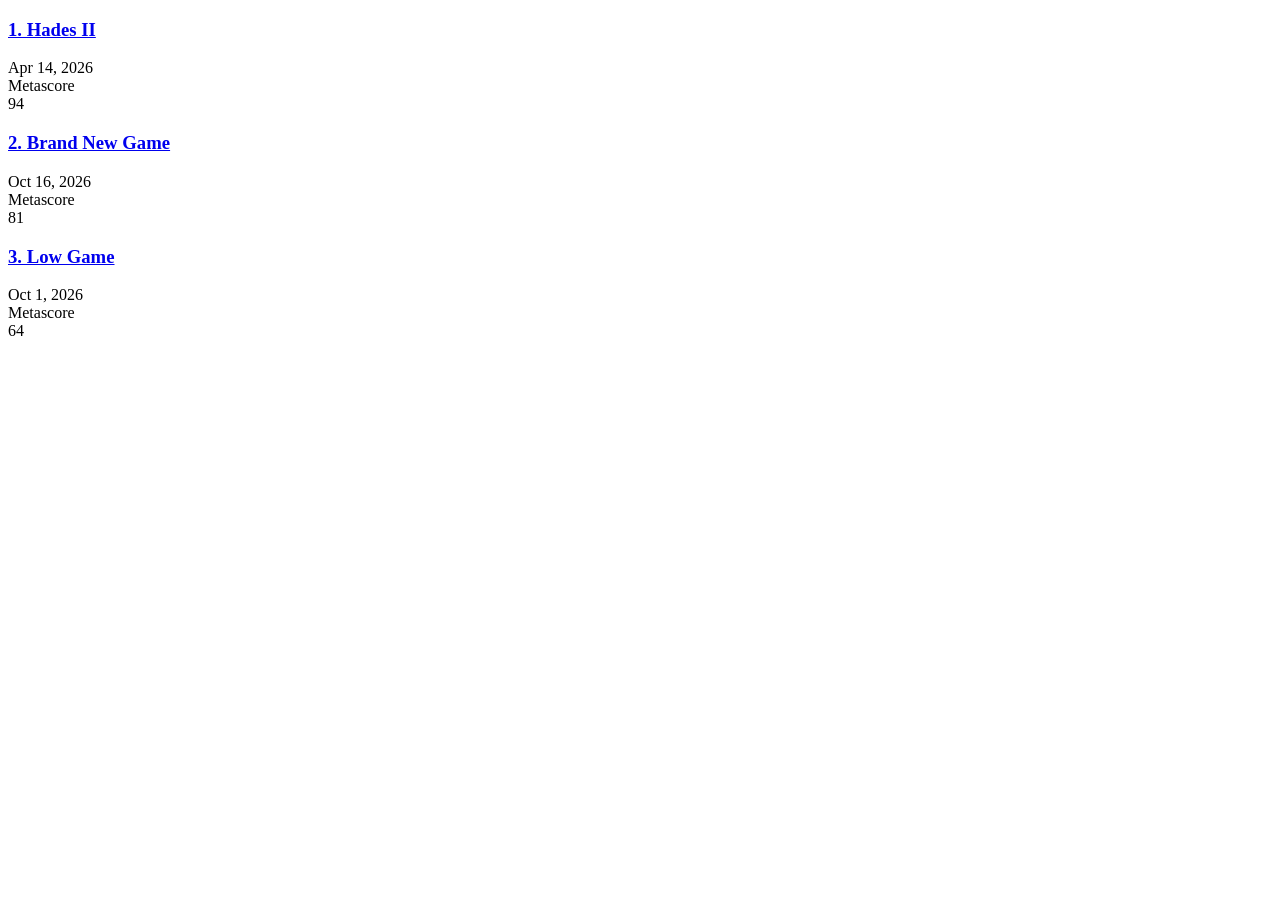
<file: tests/fixtures/metacritic_browse.html>
<!doctype html><html><body><div class="c-productListings">
<div class="c-finderProductCard"><a href="/game/hades-ii/"><div class="c-finderProductCard_title"><h3>1. Hades II</h3></div></a>
<div><span>Apr 14, 2026</span></div><div><span>Metascore</span></div><div><span>94</span></div></div>
<div class="c-finderProductCard"><a href="/game/brand-new-game/"><div class="c-finderProductCard_title"><h3>2. Brand New Game</h3></div></a>
<div><span>Oct 16, 2026</span></div><div><span>Metascore</span></div><div><span>81</span></div></div>
<div class="c-finderProductCard"><a href="/game/low-game/"><div class="c-finderProductCard_title"><h3>3. Low Game</h3></div></a>
<div><span>Oct 1, 2026</span></div><div><span>Metascore</span></div><div><span>64</span></div></div>
</div></body></html>
</file>
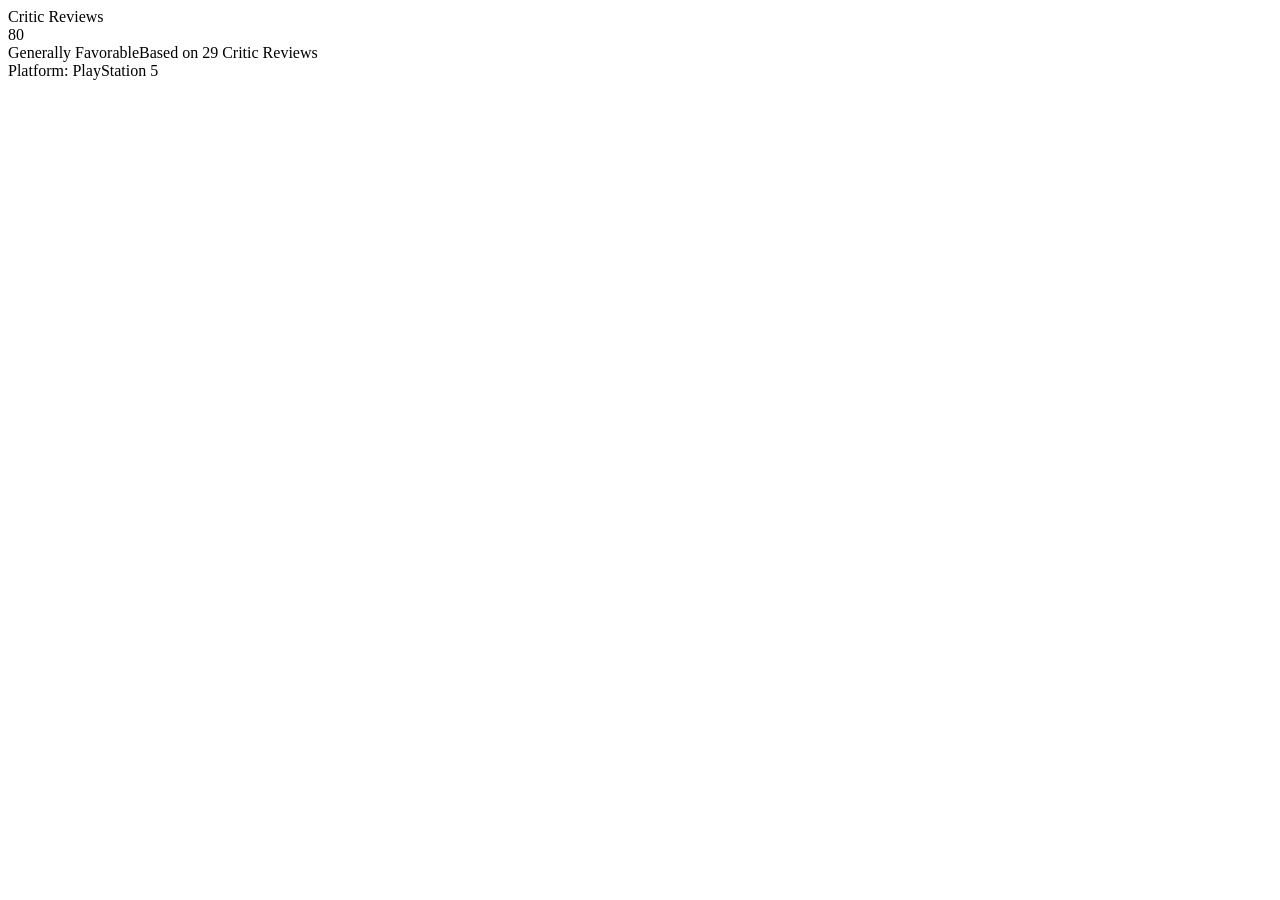
<file: tests/fixtures/metacritic_game.html>
<!doctype html><html><body><div class="c-productScoreInfo">
<span>Critic Reviews</span><div class="c-siteReviewScore"><span>80</span></div>
<span>Generally Favorable</span><a>Based on 29 Critic Reviews</a></div>
<div>Platform: PlayStation 5</div></body></html>
</file>
